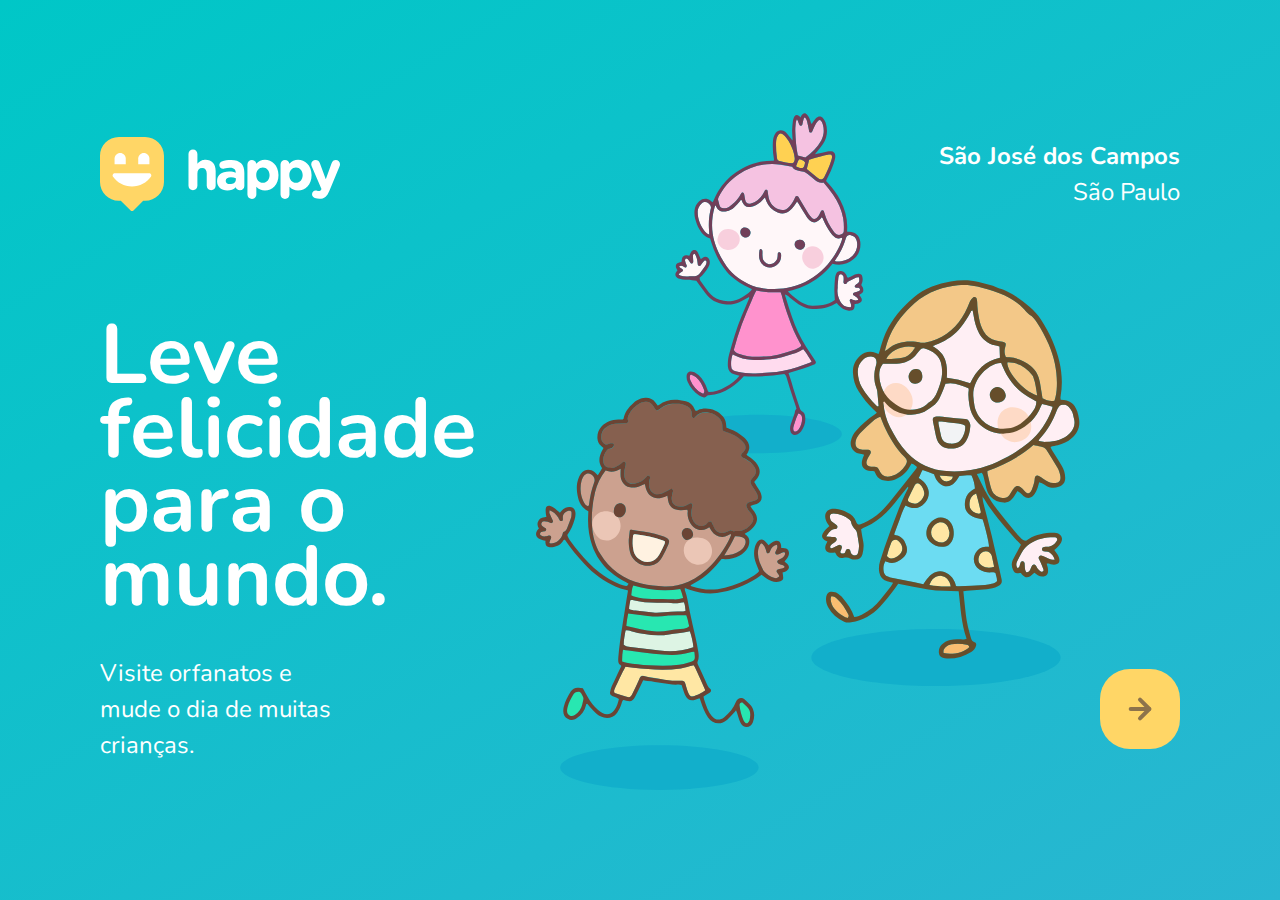
<file: NLW/index.html>
<!DOCTYPE html>
<html lang="pt-BR">

<head>

    <meta charset="UTF-8">
    <meta name="viewport" content="width=device-width, initial-scale=1.0">
    <title>Happy</title>
    
    <link rel="icon" href="./public/images/logo-icon.png">
    <link rel="stylesheet" href="./public/css/main.css">
    <link rel="stylesheet" href="./public/css/animations.css">
    <link rel="stylesheet" href="./public/css/page-landing.css">
    <link href="https://fonts.googleapis.com/css2?family=Nunito:wght@400;600;800&display=swap" rel="stylesheet">

</head>

<body>
    <!-- alt + z ajustar o tamanho da tela. -->
     
    <div id="page-landing">
        
        <div id="container">
            
            <header>
                <img class="animate-up" id="logo" src="./public/images/logo.svg" alt="Logomarca do happy">
        
                <div class="location animate-up">
                    <strong>São José dos Campos</strong>
                    <p>São Paulo</p>
                </div>
            </header>
        
            <main>
                <h1 class="animate-up">Leve felicidade para o mundo.</h1>
                
                <section class="visit">
                    <p class="animate-up">Visite orfanatos e mude o dia de muitas crianças.</p>
                    <a href="orphanages.html" title="Visite orfanatos" class="animate-up">
                        <img src="./public/images/arrow.svg" alt="Ir para o mapa">
                    </a>
                </section>
            
            </main>

        </div><!--container-->

    </div><!--page-landing-->

</body>

</html>
</file>
<file: NLW/public/css/main.css>
* {
    margin: 0;
    padding: 0;
    box-sizing: border-box;
}

body {
    height: 100vh;
    color: white;
    background: #EBF2F5;
}

:root {
    font-size: 62.5%;
}

body, input, button, textarea {
    font: 400 1.8rem/1 'Nunito', sans-serif;
}
</file>
<file: NLW/public/css/animations.css>
@keyframes up {
    from {
        opacity: 0;
        transform: translateY(16px);
    }

    to {
        opacity: 1;
        transform: translateY(0);
    }
}

@keyframes right {
    from {
        transform: translateX(-100%);
    }

    to{
        transform: translateX(0);
    }
}

@keyframes appear {
    from {
        opacity: 0;
    }

    to {
        opacity: 1;
    }
}

.animate-up {
    animation: up;
    animation-duration: 300ms;
    animation-fill-mode: backwards;
}

.animate-right {
    animation-name: right;
    animation-duration: 600ms;
}

.animate-appear {
    animation-name: appear;
    animation-duration: 300ms;
    animation-fill-mode: backwards;
}
</file>
<file: NLW/public/css/page-landing.css>
#page-landing {
    background: linear-gradient(329.54deg, #29b6d1 0%, #00c7c7 100%);
    min-height: 100vh;
    text-align: center;
    display: flex;
}

#container {
    margin: auto;
    width: min(90%, 112rem);
}

.location, h1, .visit p {
    height: 16vh;
}

.visit a {
    width: 8rem;
    height: 8rem;
    background: #ffd666;

    border: none;
    border-radius: 3rem;

    display: flex;
    align-items: center;
    justify-content: center;

    margin: auto;

    transition: background .2s;

    animation-delay: 250ms;
}

#logo {
    animation-delay: 50ms;
}

.location {
    animation-delay: 100ms;
    font-size: 2.4rem;
    line-height: 1.5;
}

main h1{
    animation-delay: 150ms;
    font-size: clamp(4rem, 8vw, 8.4rem);
}

.visit p {
    animation-delay: 200ms;
}

.visit a:hover {
    background: #96feff;
}

/* desktop */

@media (min-width: 768px) {

    #container {
        background: url("../images/bg.svg") no-repeat 80% / clamp(30rem, 54vw, 56rem);
        padding: 5rem 2rem;
    }

    header {
        display: flex;
        align-items: center;
        justify-content: space-between;
    }

    .location, h1, .visit p {
        height: initial;
        text-align: initial;
    }

    .location {
        text-align: right;
    }

    main h1 {
        font-weight: bold;
        line-height: .88;

        margin: clamp(10%, 9vh, 12%) 0 4rem;

        width: min(300px, 80%);
    }

    .visit p {
        font-size: 2.4rem;
        line-height: 1.5;
        width: clamp(20rem, 20vw, 30rem);
    }

    .visit {
        display: flex;
        align-items: center;
        justify-content: space-between;
    }

    .visit a {
        margin: initial;
    }

}
</file>
